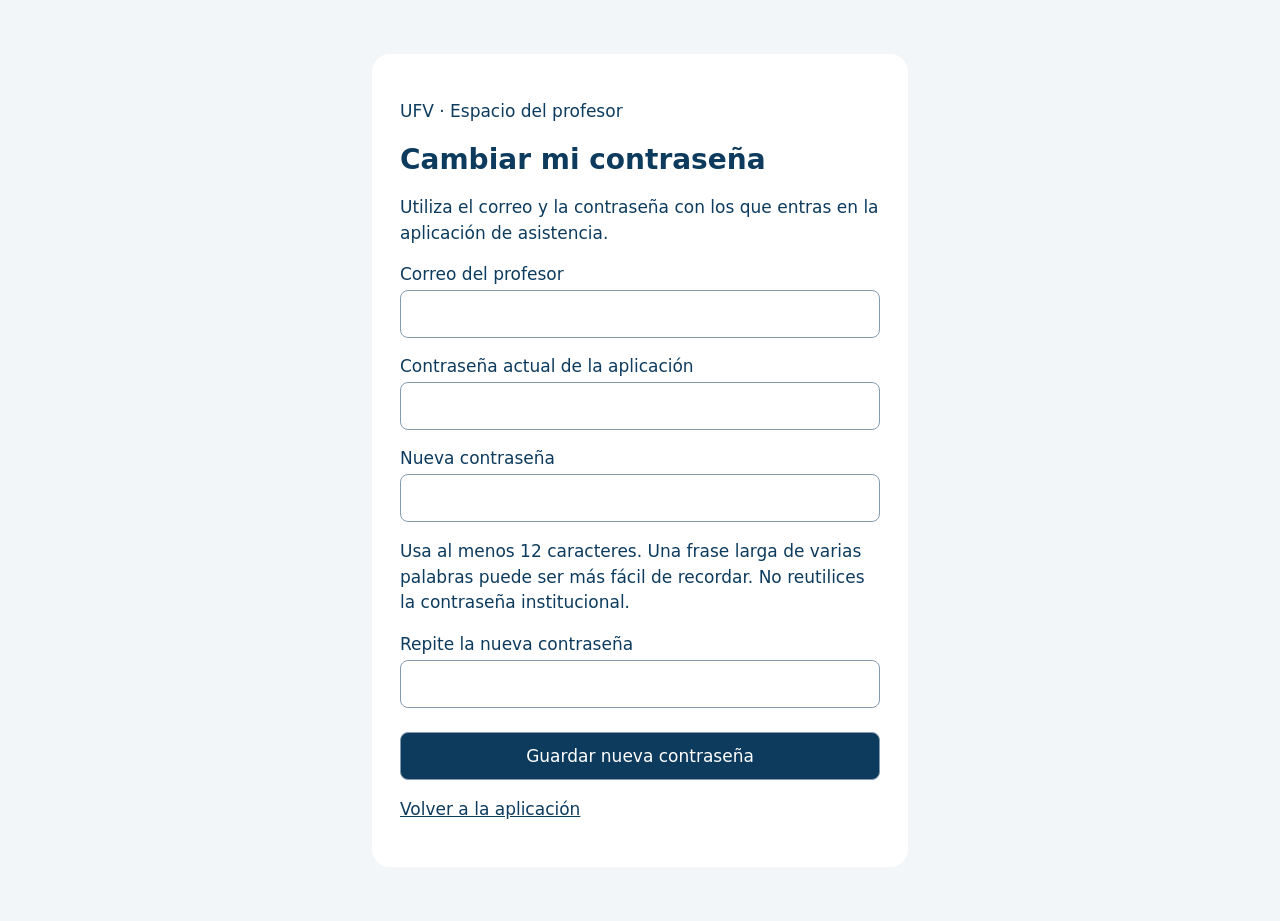
<file: cambiar-contrasena.html>
<!doctype html>
<html lang="es"><head><meta charset="utf-8"><meta name="viewport" content="width=device-width,initial-scale=1"><title>Cambiar contraseña · Asistencia UFV</title>
<style>body{font:17px system-ui;background:#f3f6f8;color:#0d3b5e;margin:0;padding:24px}main{max-width:480px;margin:30px auto;background:white;padding:28px;border-radius:18px}h1{font-size:28px}label{display:block;margin:18px 0 6px}input,button{box-sizing:border-box;width:100%;padding:13px;font:inherit;border:1px solid #859bad;border-radius:8px}button{background:#0d3b5e;color:white;margin-top:24px;cursor:pointer}button:disabled{opacity:.6}p{line-height:1.5}a{color:#0d3b5e}#status{white-space:pre-wrap}input:focus{outline:3px solid #b6d9ee}</style>
<script src="./config.js"></script></head><body><main><p>UFV · Espacio del profesor</p><h1>Cambiar mi contraseña</h1><p>Utiliza el correo y la contraseña con los que entras en la aplicación de asistencia.</p><form id="change">
<label for="email">Correo del profesor</label><input id="email" type="email" autocomplete="username" required>
<label for="current">Contraseña actual de la aplicación</label><input id="current" type="password" autocomplete="current-password" required>
<label for="next">Nueva contraseña</label><input id="next" type="password" autocomplete="new-password" minlength="12" required aria-describedby="hint">
<p id="hint">Usa al menos 12 caracteres. Una frase larga de varias palabras puede ser más fácil de recordar. No reutilices la contraseña institucional.</p>
<label for="repeat">Repite la nueva contraseña</label><input id="repeat" type="password" autocomplete="new-password" minlength="12" required>
<button id="submit">Guardar nueva contraseña</button></form><p id="status" role="status" aria-live="polite"></p><p><a href="./index.html">Volver a la aplicación</a></p></main>
<script>
'use strict';
const form=document.querySelector('#change'),statusBox=document.querySelector('#status'),button=document.querySelector('#submit');
form.addEventListener('submit',async(event)=>{
 event.preventDefault();statusBox.textContent='';
 const cfg=window.ASISTENCIA_CONFIG,email=document.querySelector('#email').value.trim(),current=document.querySelector('#current').value,password=document.querySelector('#next').value;
 if(password!==document.querySelector('#repeat').value){statusBox.textContent='Las nuevas contraseñas no coinciden.';return;}
 if(password===current){statusBox.textContent='Elige una contraseña diferente a la actual.';return;}
 if(!cfg?.supabaseUrl||!cfg?.supabaseKey){statusBox.textContent='No se encuentra config.js. Pon esta página en la misma carpeta que la aplicación.';return;}
 button.disabled=true;statusBox.textContent='Comprobando el acceso…';let token;
 async function request(path,method,body,access){
  const response=await fetch(cfg.supabaseUrl+'/auth/v1/'+path,{method,headers:{apikey:cfg.supabaseKey,'Content-Type':'application/json',...(access?{Authorization:'Bearer '+access}:{})},body:body===undefined?undefined:JSON.stringify(body),signal:AbortSignal.timeout(20000)});
  const result=await response.json().catch(()=>({}));
  if(!response.ok)throw new Error(result.msg||result.message||result.error_description||'No se pudo completar la operación.');return result;
 }
 try{
  const session=await request('token?grant_type=password','POST',{email,password:current});token=session.access_token;
  if(!token)throw new Error('No se pudo verificar el acceso.');
  statusBox.textContent='Guardando la nueva contraseña…';
  await request('user','PUT',{password,current_password:current},token);
  form.reset();form.hidden=true;statusBox.textContent='Contraseña actualizada. Vuelve a la aplicación, cierra la sesión si estaba abierta y entra con tu nueva contraseña. Tus grupos y asistencias se conservan.';
 }catch(error){statusBox.textContent=error.name==='TimeoutError'?'La conexión tardó demasiado. Si estabas guardando, comprueba si puedes entrar con la nueva contraseña antes de repetir.':'No se pudo completar el cambio: '+error.message;}
 finally{
  document.querySelector('#current').value='';document.querySelector('#next').value='';document.querySelector('#repeat').value='';
  if(token){try{await request('logout?scope=local','POST',undefined,token);}catch{}}
  token=undefined;button.disabled=false;
 }
});
</script></body></html>
</file>
